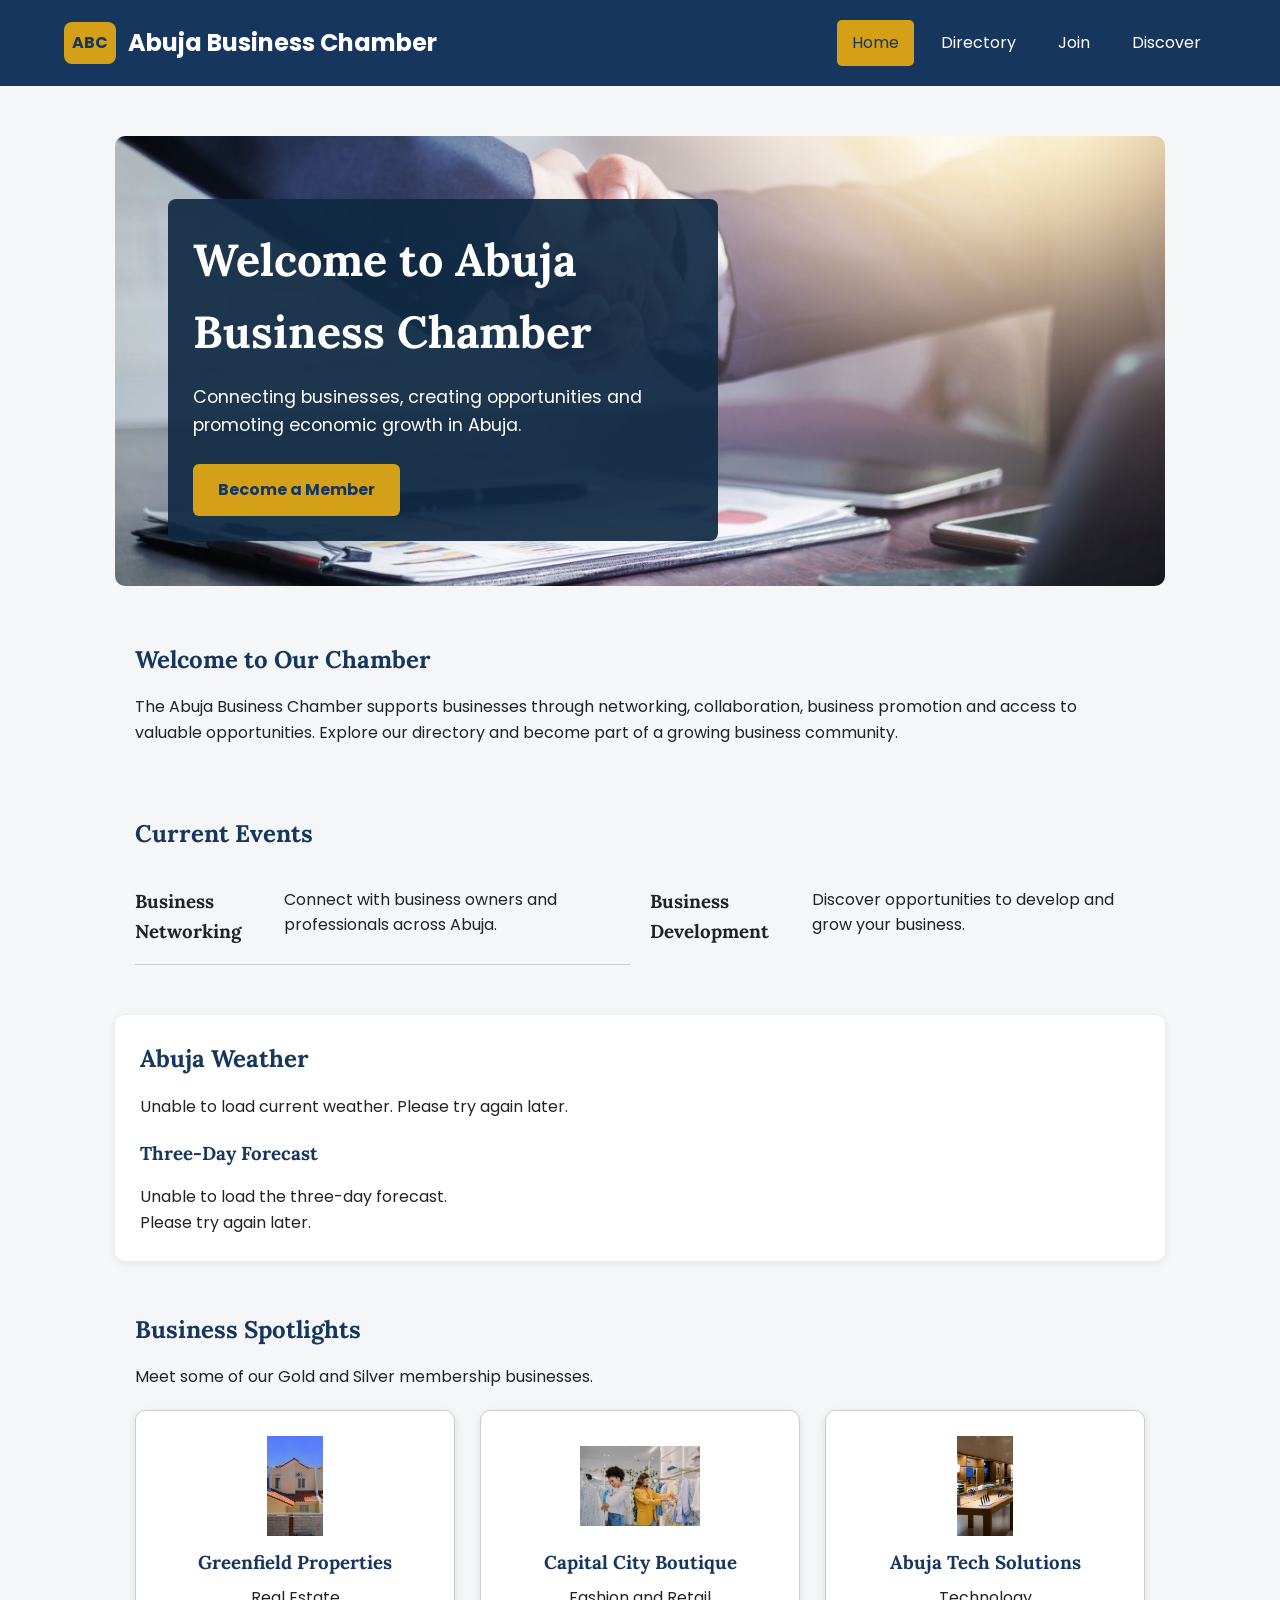
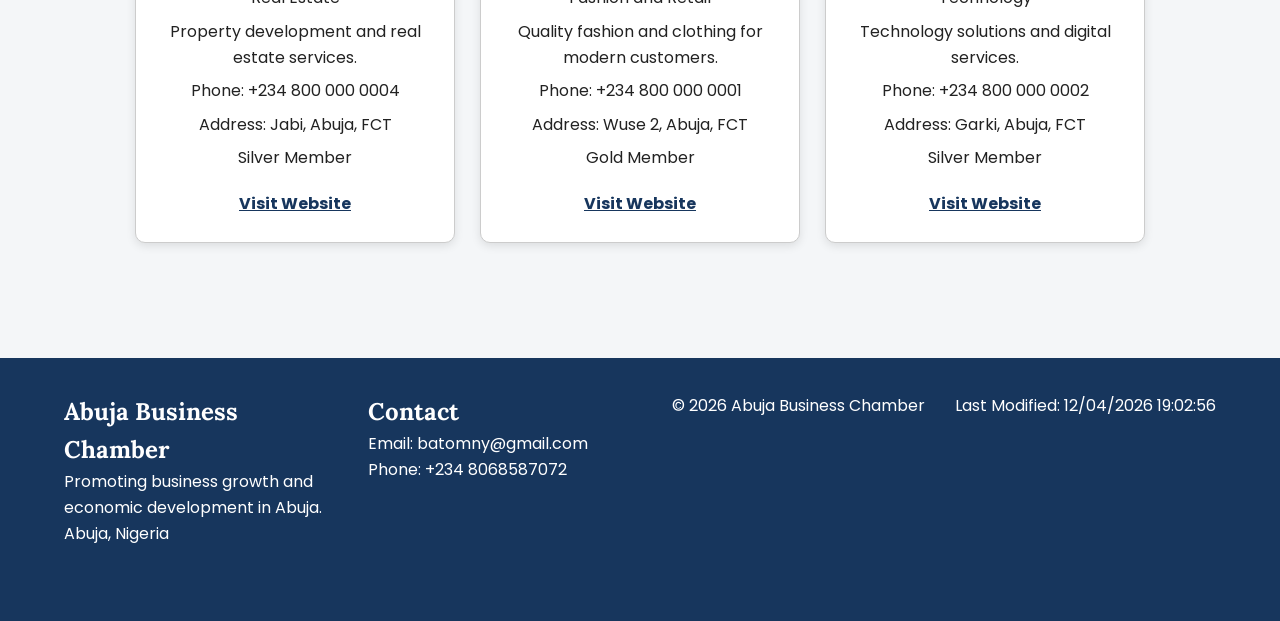
<file: chamber/index.html>
<!DOCTYPE html>
<html lang="en">
<head>
    <meta charset="UTF-8">
    <meta name="viewport" content="width=device-width, initial-scale=1.0">

    <meta name="description" content="Discover businesses, events, weather updates and networking opportunities with the Abuja Business Chamber.">
    <meta name="author" content="Batombari Nyienakuna">

    <meta property="og:title" content="Abuja Business Chamber | Home">
    <meta property="og:description" content="Connect with businesses and discover opportunities in Abuja through the Abuja Business Chamber.">
    <meta property="og:type" content="website">
    <meta property="og:url" content="https://batombariSystems.github.io/wdd231/chamber/">
    <meta property="og:image" content="https://batombariSystems.github.io/wdd231/chamber/images/abuja-hero.jpg">

    <title>Abuja Business Chamber | Home</title>
    <!-- Google Fonts -->
    <link rel="preconnect" href="https://fonts.googleapis.com">
    <link rel="preconnect" href="https://fonts.gstatic.com" crossorigin>
    <link href="https://fonts.googleapis.com/css2?family=Lora:wght@400;700&family=Poppins:wght@400;500;600;700&display=swap" rel="stylesheet">

    <link rel="icon" href="images/favicon.svg" type="image/svg+xml">
    <link rel="stylesheet" href="styles/normalize.css">
    <link rel="stylesheet" href="styles/small.css">
    <link rel="stylesheet" href="styles/larger.css">

    <script src="scripts/home.js" defer></script>
</head>

<body>
    <header>
        <div class="logo">
            <div class="logo-mark">ABC</div>
            <p>Abuja Business Chamber</p>
        </div>

        <button
            id="menu-button"
            aria-label="Open navigation menu"
            aria-expanded="false"
            aria-controls="navigation"
            type="button">
            ☰
        </button>

        <nav id="navigation" aria-label="Main navigation">
            <a href="index.html" class="active" aria-current="page">Home</a>
            <a href="directory.html">Directory</a>
            <a href="join.html">Join</a>
            <a href="discover.html">Discover</a>
        </nav>
    </header>

    <main>
        <section class="hero">
            <img
                src="images/abuja-hero.jpg"
                alt="Abuja city skyline"
                fetchpriority="high">

            <div class="hero-content">
                <h1>Welcome to Abuja Business Chamber</h1>
                <p>Connecting businesses, creating opportunities and promoting economic growth in Abuja.</p>
                <a href="join.html" class="hero-button">Become a Member</a>
            </div>
        </section>

        <section class="home-section">
            <h2>Welcome to Our Chamber</h2>
            <p>
                The Abuja Business Chamber supports businesses through networking,
                collaboration, business promotion and access to valuable opportunities.
                Explore our directory and become part of a growing business community.
            </p>
        </section>

        <section class="home-section">
            <h2>Current Events</h2>
            <div class="events-container">
                <article class="event-card">
                    <h3>Business Networking</h3>
                    <p>Connect with business owners and professionals across Abuja.</p>
                </article>

                <article class="event-card">
                    <h3>Business Development</h3>
                    <p>Discover opportunities to develop and grow your business.</p>
                </article>
            </div>
        </section>

        <section class="home-section weather-section">
            <h2>Abuja Weather</h2>

            <div id="weather-current" aria-live="polite">
                <p>Loading current weather...</p>
            </div>

            <h3>Three-Day Forecast</h3>

            <div id="weather-forecast" aria-live="polite">
                <p>Loading forecast...</p>
            </div>
        </section>

        <section class="home-section">
            <h2>Business Spotlights</h2>
            <p>Meet some of our Gold and Silver membership businesses.</p>

            <div
                id="spotlight-container"
                class="spotlight-container"
                aria-live="polite">
                <p>Loading business spotlights...</p>
            </div>
        </section>
    </main>

    <footer>
        <div class="footer-content">
            <div>
                <h2>Abuja Business Chamber</h2>
                <p>Promoting business growth and economic development in Abuja.</p>
                <p>Abuja, Nigeria</p>
            </div>

            <div>
                <h2>Contact</h2>
                <p>Email: batomny@gmail.com</p>
                <p>Phone: +234 8068587072</p>
            </div>
        </div>

        <p>
            &copy; <span id="currentyear"></span>
            Abuja Business Chamber
        </p>
        <p>Last Modified: <span id="lastmodified"></span></p>
    </footer>
</body>
</html>
</file>
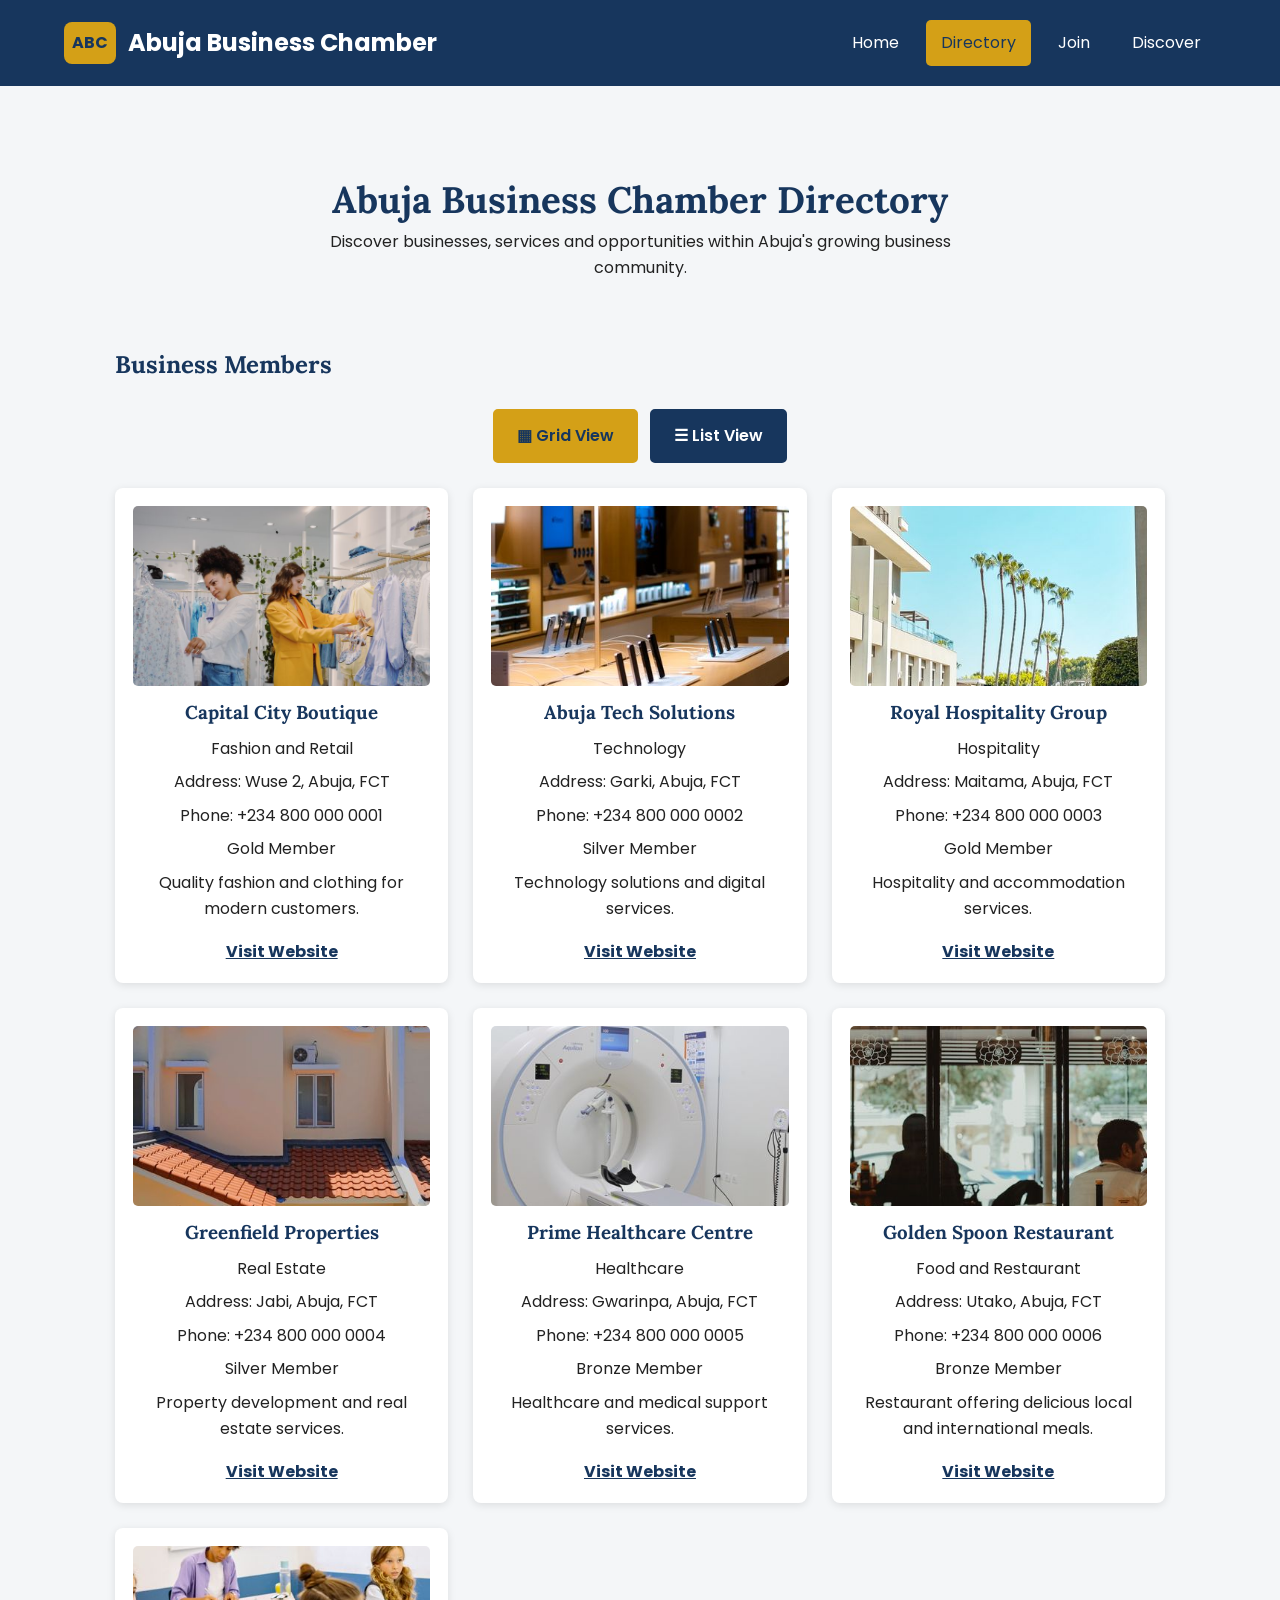
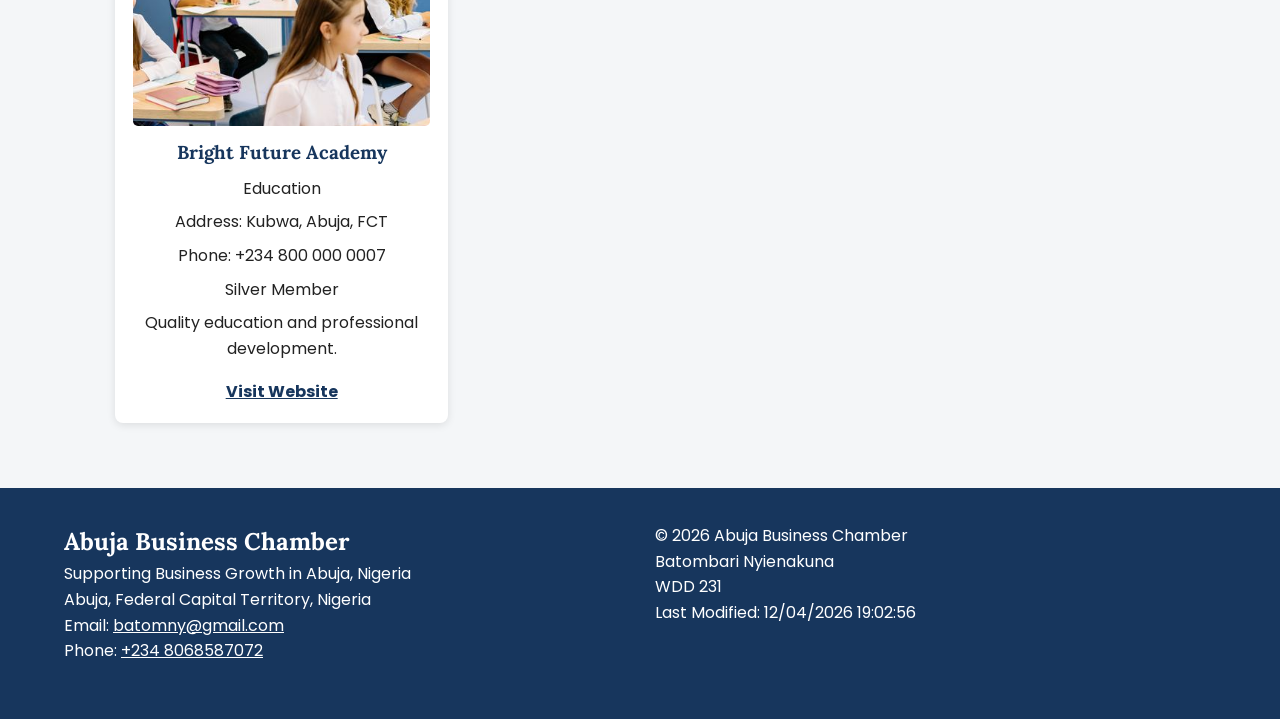
<file: chamber/directory.html>
<!DOCTYPE html>
<html lang="en">
<head>
    <meta charset="UTF-8">
    <meta name="viewport" content="width=device-width, initial-scale=1.0">

    <meta name="description" content="Explore the Abuja Business Chamber directory. Discover local businesses, services, networking opportunities and business resources in Abuja, Nigeria.">

    <meta name="author" content="Batombari Nyienakuna">

    <!-- Social Media Metadata -->
    <meta property="og:title" content="Abuja Business Chamber | Business Directory">
    <meta property="og:description" content="Discover businesses, services and networking opportunities in Abuja, Nigeria.">
    <meta property="og:image" content="https://batombariSystems.github.io/wdd231/chamber/images/business1.jpg">
    <meta property="og:url" content="https://batombariSystems.github.io/wdd231/chamber/directory.html">
    <meta property="og:type" content="website">

    <title>Abuja Business Chamber Directory</title>

    <!-- Favicon -->
    <link rel="icon" href="images/favicon.svg" type="image/svg+xml">

    <!-- Google Fonts -->
    <link rel="preconnect" href="https://fonts.googleapis.com">
    <link rel="preconnect" href="https://fonts.gstatic.com" crossorigin>
    <link href="https://fonts.googleapis.com/css2?family=Lora:wght@400;700&family=Poppins:wght@400;500;600;700&display=swap" rel="stylesheet">

    <!-- CSS Files -->
    <link rel="stylesheet" href="styles/normalize.css">
    <link rel="stylesheet" href="styles/small.css">
    <link rel="stylesheet" href="styles/larger.css">

    <!-- JavaScript -->
    <script src="scripts/directory.js" defer></script>
</head>

<body>

    <!-- Header -->
    <header>

        <div class="logo">
            <div class="logo-mark">ABC</div>
            <p>Abuja Business Chamber</p>
        </div>

        <!-- Mobile Navigation Button -->
        <button
            id="menu-button"
            aria-label="Open navigation menu"
            aria-expanded="false"
            aria-controls="navigation"
            type="button">
            ☰
        </button>

        <!-- Navigation -->
        <nav id="navigation" aria-label="Main navigation">

            <a href="index.html">Home</a>

            <a href="directory.html"
               class="active"
               aria-current="page">
                Directory
            </a>

            <a href="join.html">Join</a>

            <a href="discover.html">Discover</a>

        </nav>

    </header>

    <!-- Main Content -->
    <main>

        <!-- Main Page Heading -->
        <section class="page-heading">

            <h1>Abuja Business Chamber Directory</h1>

            <p>
                Discover businesses, services and opportunities
                within Abuja's growing business community.
            </p>

        </section>

        <!-- Directory Section -->
        <section class="directory-section">

            <h2>Business Members</h2>

            <!-- Grid and List View Controls -->
            <div
                class="view-buttons"
                role="group"
                aria-label="Choose directory layout">

                <button
                    id="grid-button"
                    type="button"
                    aria-pressed="true"
                    aria-controls="members">
                    ▦ Grid View
                </button>

                <button
                    id="list-button"
                    type="button"
                    aria-pressed="false"
                    aria-controls="members">
                    ☰ List View
                </button>

            </div>

            <!-- Business Members Loaded from JSON -->
            <div
                id="members"
                class="grid-view"
                aria-live="polite">

                <p>Loading business members...</p>

            </div>

        </section>

    </main>

    <!-- Footer -->
    <footer>

        <div class="footer-contact">

            <h2>Abuja Business Chamber</h2>

            <p>Supporting Business Growth in Abuja, Nigeria</p>

            <p>Abuja, Federal Capital Territory, Nigeria</p>

            <p>
                Email:
                <a href="mailto:batomny@gmail.com">
                    batomny@gmail.com
                </a>
            </p>

            <p>
                Phone:
                <a href="tel:+2348068587072">
                    +234 8068587072
                </a>
            </p>

        </div>

        <div class="footer-development">

            <p>
                &copy; <span id="currentyear"></span>
                Abuja Business Chamber
            </p>

            <p>Batombari Nyienakuna</p>

            <p>WDD 231</p>

            <p>
                Last Modified:
                <span id="lastmodified"></span>
            </p>

        </div>

    </footer>

</body>
</html>
</file>
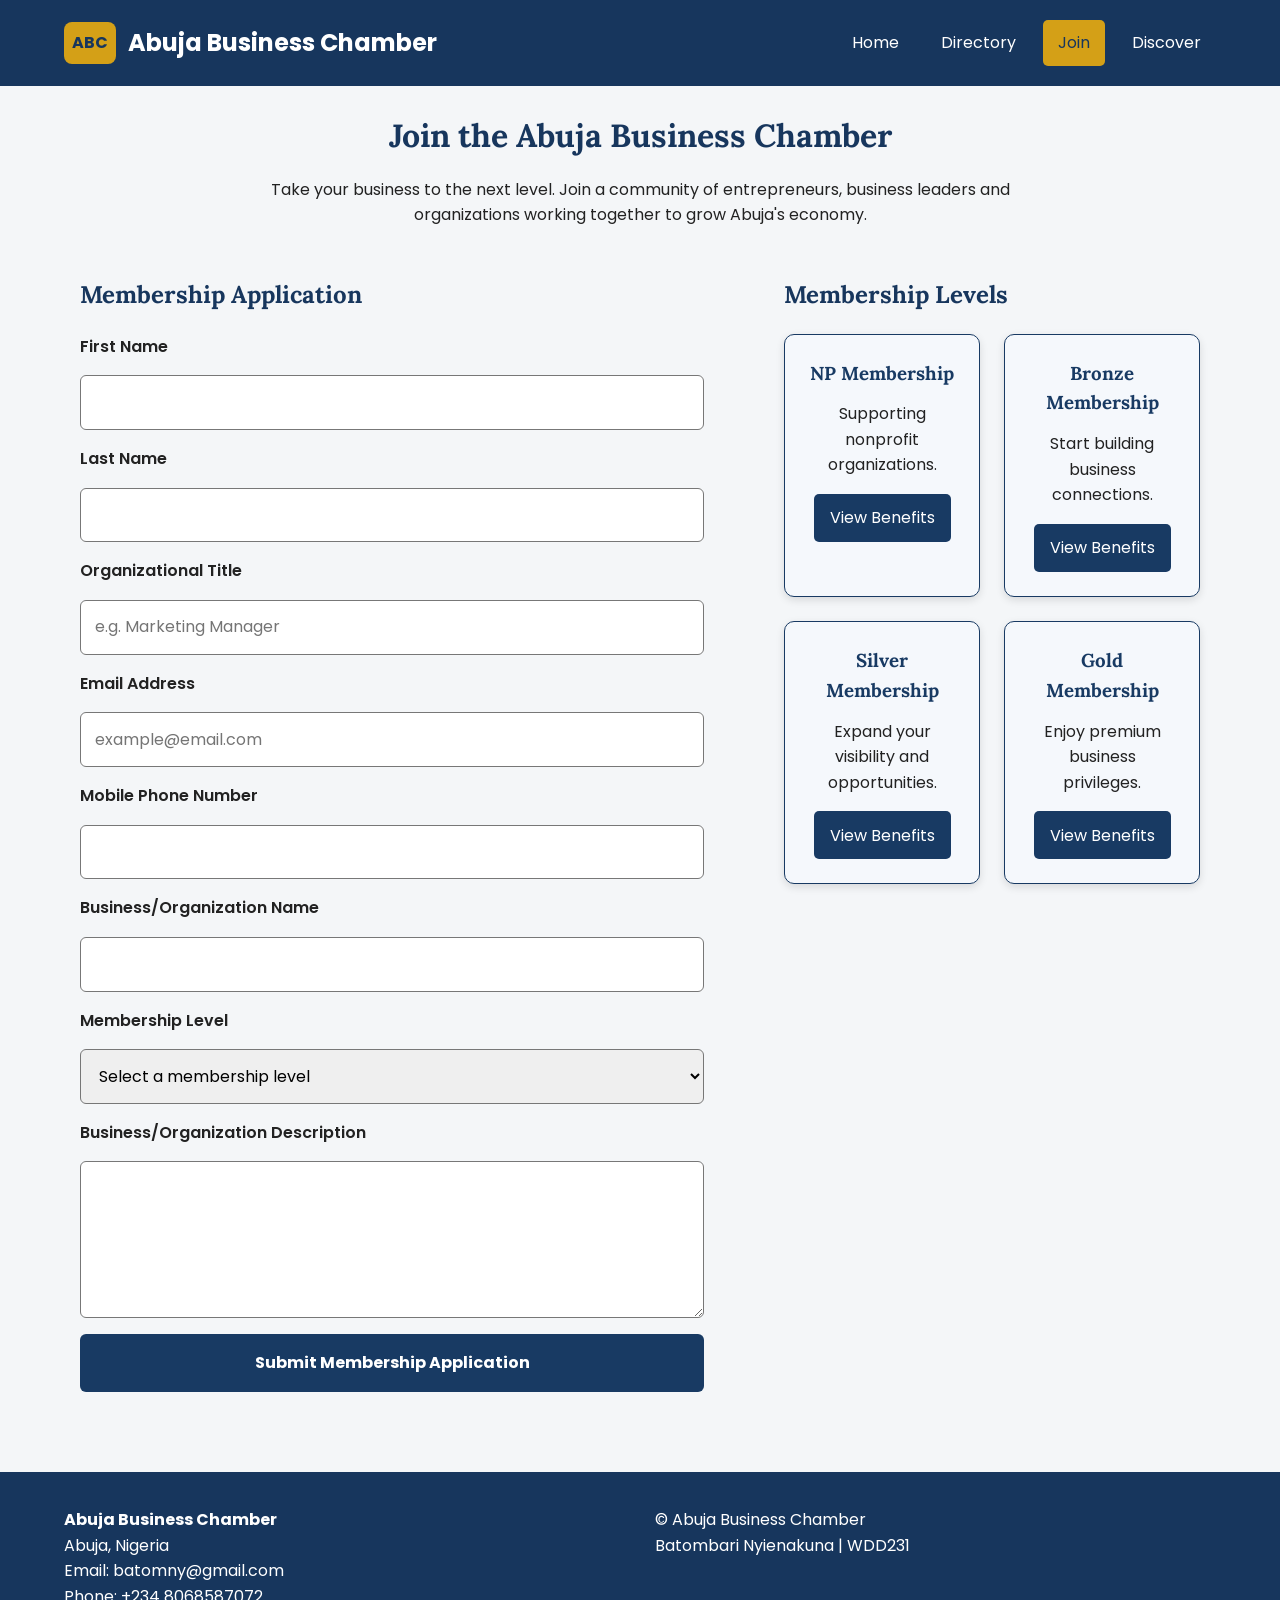
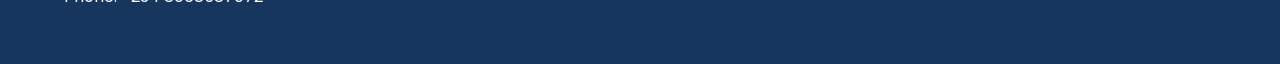
<file: chamber/join.html>
<!DOCTYPE html>
<html lang="en">
<head>
    <meta charset="UTF-8">
    <meta name="viewport" content="width=device-width, initial-scale=1.0">

    <meta name="description" content="Apply to join the Abuja Business Chamber and discover membership opportunities, benefits and business networking resources.">
    <meta name="author" content="Batombari Nyienakuna">

    <!-- Open Graph -->
    <meta property="og:title" content="Join Abuja Business Chamber">
    <meta property="og:description" content="Become a member of the Abuja Business Chamber and grow your business.">
    <meta property="og:url" content="https://batombariSystems.github.io/wdd231/chamber/join.html">
    <meta property="og:image" content="https://batombariSystems.github.io/wdd231/chamber/images/chamber-preview.jpg">
    <meta property="og:image:width" content="1200">
    <meta property="og:image:height" content="630">
    <meta property="og:type" content="website">

    <title>Join Abuja Business Chamber</title>

    <link rel="icon" href="images/favicon.svg">

    <!-- Google Fonts -->
    <link rel="preconnect" href="https://fonts.googleapis.com">
    <link rel="preconnect" href="https://fonts.gstatic.com" crossorigin>
    <link href="https://fonts.googleapis.com/css2?family=Lora:wght@400;700&family=Poppins:wght@400;500;600;700&display=swap" rel="stylesheet">

    <!-- Stylesheets -->
    <link rel="stylesheet" href="styles/normalize.css">
    <link rel="stylesheet" href="styles/small.css">
    <link rel="stylesheet" href="styles/larger.css">
    <link rel="stylesheet" href="styles/join.css">

    <!-- JavaScript -->
    <script src="scripts/join.js" defer></script>
</head>

<body>

    <!-- Header -->
    <header>
        <div class="logo">
            <div class="logo-mark">ABC</div>
            <p>Abuja Business Chamber</p>
        </div>

        <button
            id="menu-button"
            aria-label="Open navigation menu"
            aria-expanded="false"
            aria-controls="navigation"
            type="button">
            ☰
        </button>

        <nav id="navigation" aria-label="Main navigation">
            <a href="index.html">Home</a>
            <a href="directory.html">Directory</a>
            <a href="join.html" class="active" aria-current="page">Join</a>
            <a href="discover.html">Discover</a>
        </nav>
    </header>

    <!-- Main Content -->
    <main class="join-main">

        <h1>Join the Abuja Business Chamber</h1>

        <p class="join-intro">
            Take your business to the next level. Join a community of
            entrepreneurs, business leaders and organizations working
            together to grow Abuja's economy.
        </p>

        <div class="join-layout">

            <!-- Membership Application Form -->
            <section class="form-section">
                <h2>Membership Application</h2>

                <form method="get" action="thankyou.html">

                    <label for="firstName">First Name</label>
                    <input
                        type="text"
                        id="firstName"
                        name="firstName"
                        title="Enter your first name"
                        autocomplete="given-name"
                        required>

                    <label for="lastName">Last Name</label>
                    <input
                        type="text"
                        id="lastName"
                        name="lastName"
                        title="Enter your last name"
                        autocomplete="family-name"
                        required>

                    <label for="organizationTitle">Organizational Title</label>
                    <input
                        type="text"
                        id="organizationTitle"
                        name="organizationTitle"
                        title="Enter your organizational title using at least seven letters, spaces or hyphens"
                        autocomplete="organization-title"
                        pattern="[A-Za-z -]{7,}"
                        placeholder="e.g. Marketing Manager">

                    <label for="email">Email Address</label>
                    <input
                        type="email"
                        id="email"
                        name="email"
                        title="Enter a valid email address"
                        autocomplete="email"
                        placeholder="example@email.com"
                        required>

                    <label for="phone">Mobile Phone Number</label>
                    <input
                        type="tel"
                        id="phone"
                        name="phone"
                        title="Enter your mobile phone number"
                        autocomplete="tel"
                        required>

                    <label for="organization">Business/Organization Name</label>
                    <input
                        type="text"
                        id="organization"
                        name="organization"
                        title="Enter your business or organization name"
                        autocomplete="organization"
                        required>

                    <label for="membership">Membership Level</label>
                    <select
                        id="membership"
                        name="membership"
                        title="Select a membership level"
                        required>
                        <option value="" disabled selected>Select a membership level</option>
                        <option value="np">NP Membership</option>
                        <option value="bronze">Bronze Membership</option>
                        <option value="silver">Silver Membership</option>
                        <option value="gold">Gold Membership</option>
                    </select>

                    <label for="description">Business/Organization Description</label>
                    <textarea
                        id="description"
                        name="description"
                        title="Describe your business or organization"
                        rows="5"></textarea>

                    <input type="hidden" name="timestamp" id="timestamp">

                    <input type="submit" value="Submit Membership Application">

                </form>
            </section>

            <!-- Membership Cards -->
            <section class="membership-section">
                <h2>Membership Levels</h2>

                <div class="membership-cards">

                    <article class="membership-card np-card">
                        <h3>NP Membership</h3>
                        <p>Supporting nonprofit organizations.</p>
                        <a href="#np-modal" class="modal-link" data-modal="np-modal">
                            View Benefits
                        </a>
                    </article>

                    <article class="membership-card bronze-card">
                        <h3>Bronze Membership</h3>
                        <p>Start building business connections.</p>
                        <a href="#bronze-modal" class="modal-link" data-modal="bronze-modal">
                            View Benefits
                        </a>
                    </article>

                    <article class="membership-card silver-card">
                        <h3>Silver Membership</h3>
                        <p>Expand your visibility and opportunities.</p>
                        <a href="#silver-modal" class="modal-link" data-modal="silver-modal">
                            View Benefits
                        </a>
                    </article>

                    <article class="membership-card gold-card">
                        <h3>Gold Membership</h3>
                        <p>Enjoy premium business privileges.</p>
                        <a href="#gold-modal" class="modal-link" data-modal="gold-modal">
                            View Benefits
                        </a>
                    </article>

                </div>
            </section>

        </div>

        <!-- NP Membership Dialog -->
        <dialog id="np-modal">
            <div class="modal-content">
                <h2>NP Membership Benefits</h2>
                <ul>
                    <li>Free membership for nonprofit organizations.</li>
                    <li>Business directory listing.</li>
                    <li>Access to selected chamber events.</li>
                    <li>Community networking opportunities.</li>
                    <li>Access to nonprofit community resources.</li>
                </ul>
                <button class="close-modal" type="button">Close</button>
            </div>
        </dialog>

        <!-- Bronze Membership Dialog -->
        <dialog id="bronze-modal">
            <div class="modal-content">
                <h2>Bronze Membership Benefits</h2>
                <ul>
                    <li>Basic business directory listing.</li>
                    <li>Access to networking events.</li>
                    <li>Business newsletters and updates.</li>
                    <li>Participation in selected workshops.</li>
                    <li>Member announcements.</li>
                </ul>
                <button class="close-modal" type="button">Close</button>
            </div>
        </dialog>

        <!-- Silver Membership Dialog -->
        <dialog id="silver-modal">
            <div class="modal-content">
                <h2>Silver Membership Benefits</h2>
                <ul>
                    <li>Enhanced business directory listing.</li>
                    <li>Discounted chamber event participation.</li>
                    <li>Business training and workshops.</li>
                    <li>Social media business promotion.</li>
                    <li>Access to additional networking events.</li>
                </ul>
                <button class="close-modal" type="button">Close</button>
            </div>
        </dialog>

        <!-- Gold Membership Dialog -->
        <dialog id="gold-modal">
            <div class="modal-content">
                <h2>Gold Membership Benefits</h2>
                <ul>
                    <li>Premium business directory listing.</li>
                    <li>Business spotlight on the chamber homepage.</li>
                    <li>Priority event sponsorship opportunities.</li>
                    <li>Premium advertising opportunities.</li>
                    <li>Priority access to training and events.</li>
                    <li>Exclusive networking opportunities.</li>
                </ul>
                <button class="close-modal" type="button">Close</button>
            </div>
        </dialog>

    </main>

    <!-- Footer -->
    <footer>
        <div class="footer-contact">
            <p><strong>Abuja Business Chamber</strong></p>
            <p>Abuja, Nigeria</p>
            <p>Email: batomny@gmail.com</p>
            <p>Phone: +234 8068587072</p>
        </div>

        <div class="footer-development">
            <p>&copy; <span id="currentyear"></span> Abuja Business Chamber</p>
            <p>Batombari Nyienakuna | WDD231</p>
            <p id="lastModified"></p>
        </div>
    </footer>

</body>
</html>
</file>
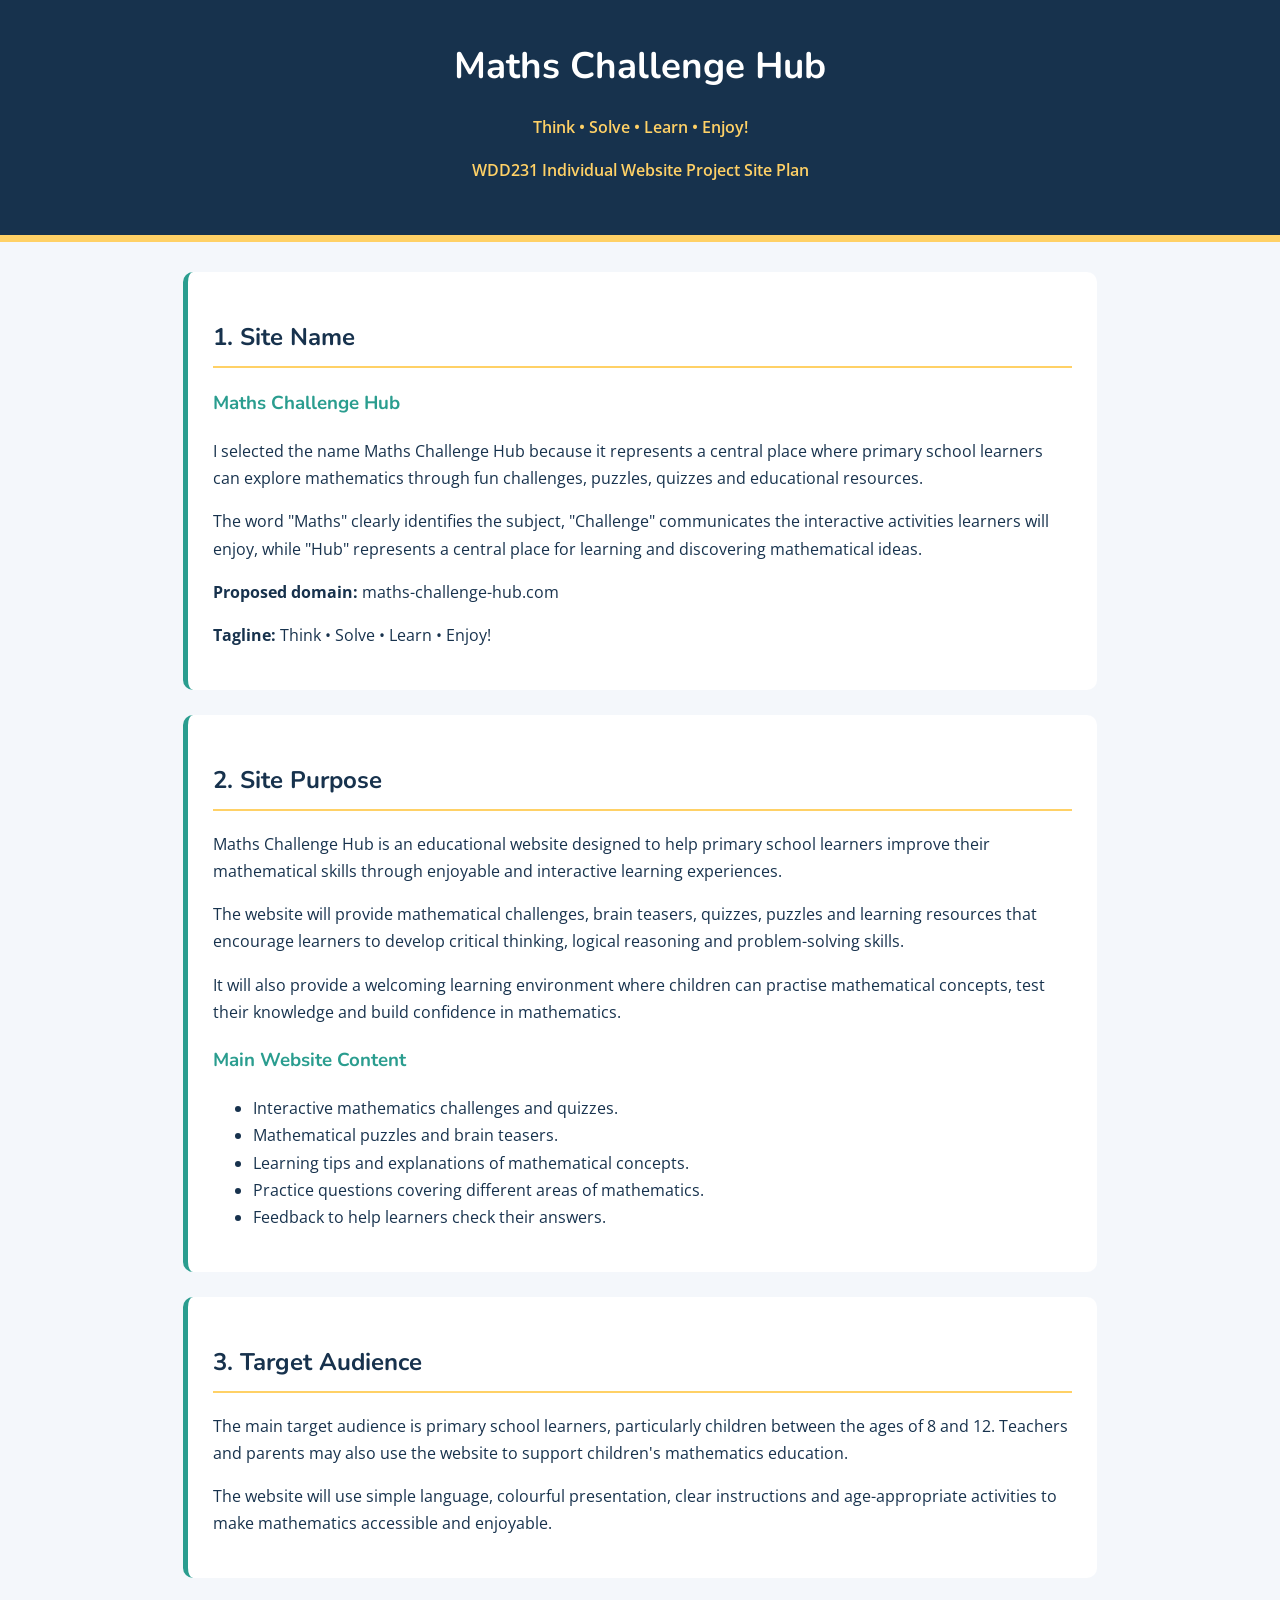
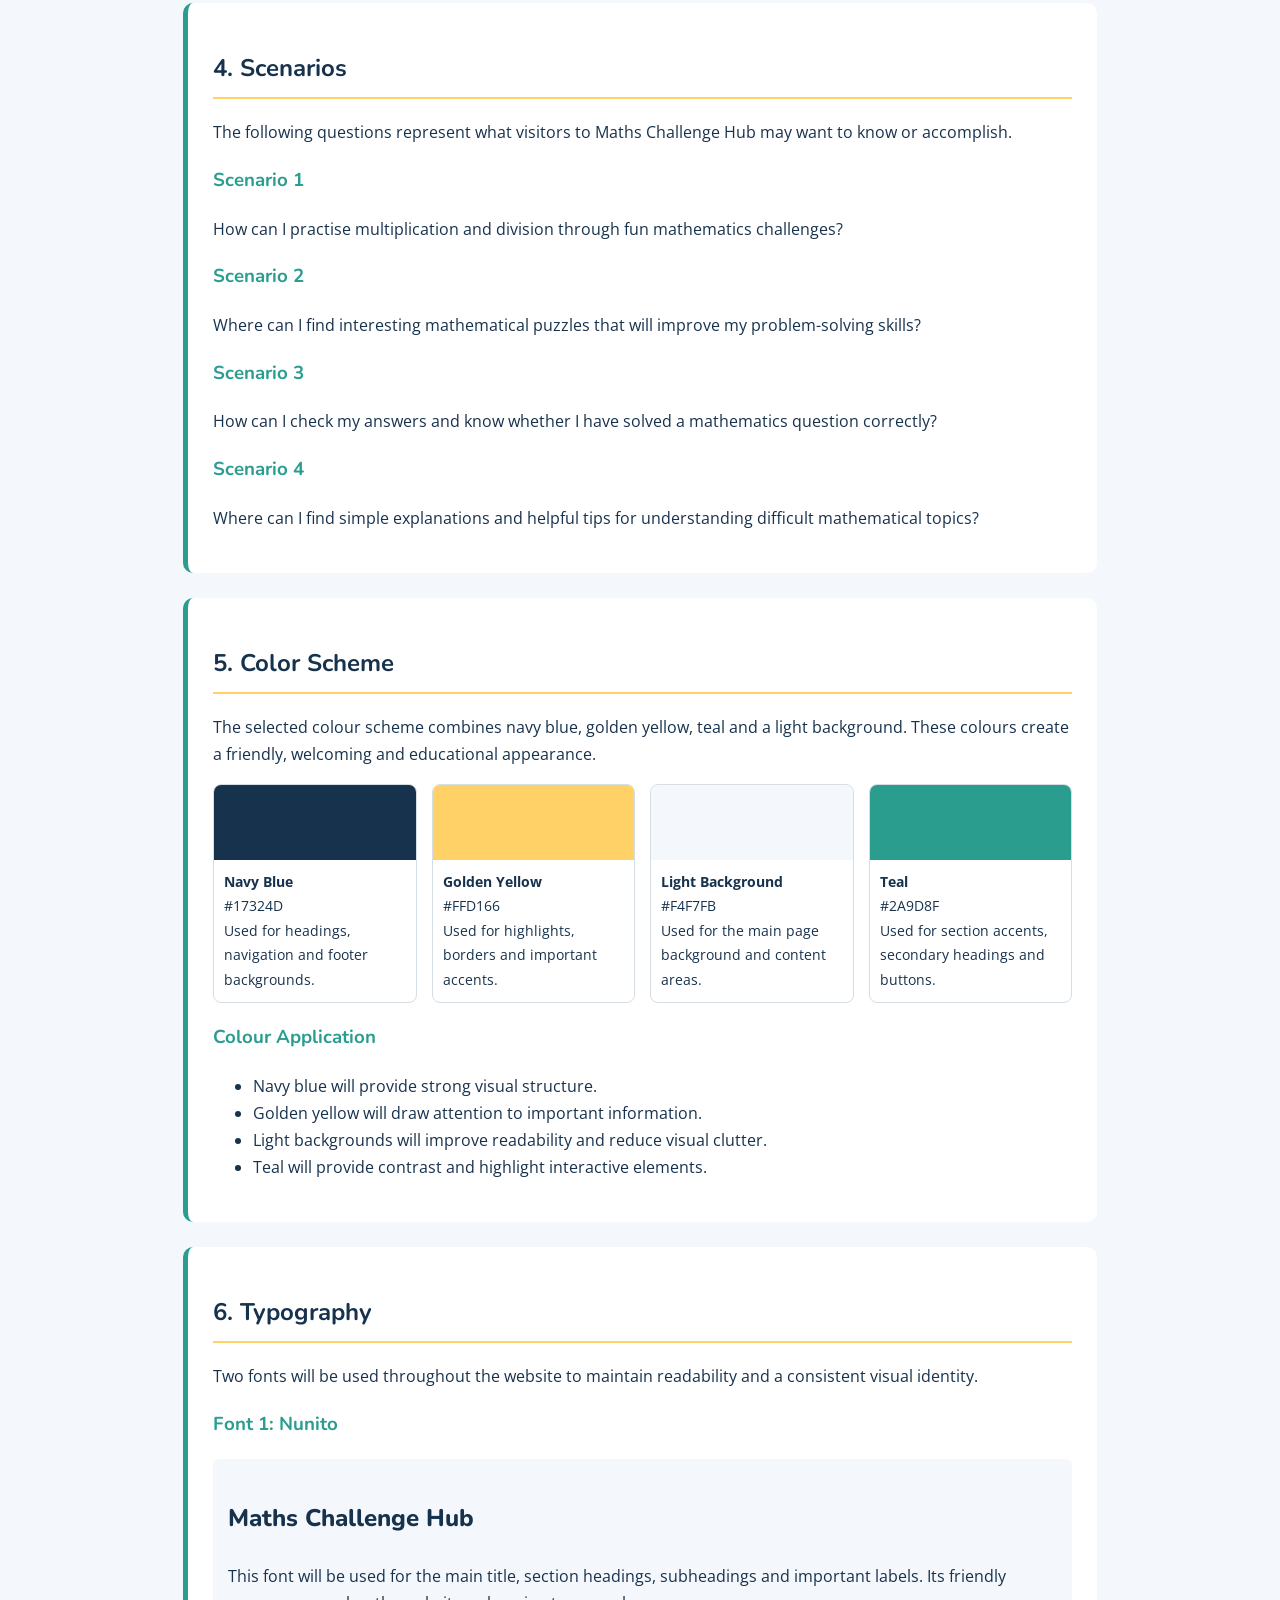
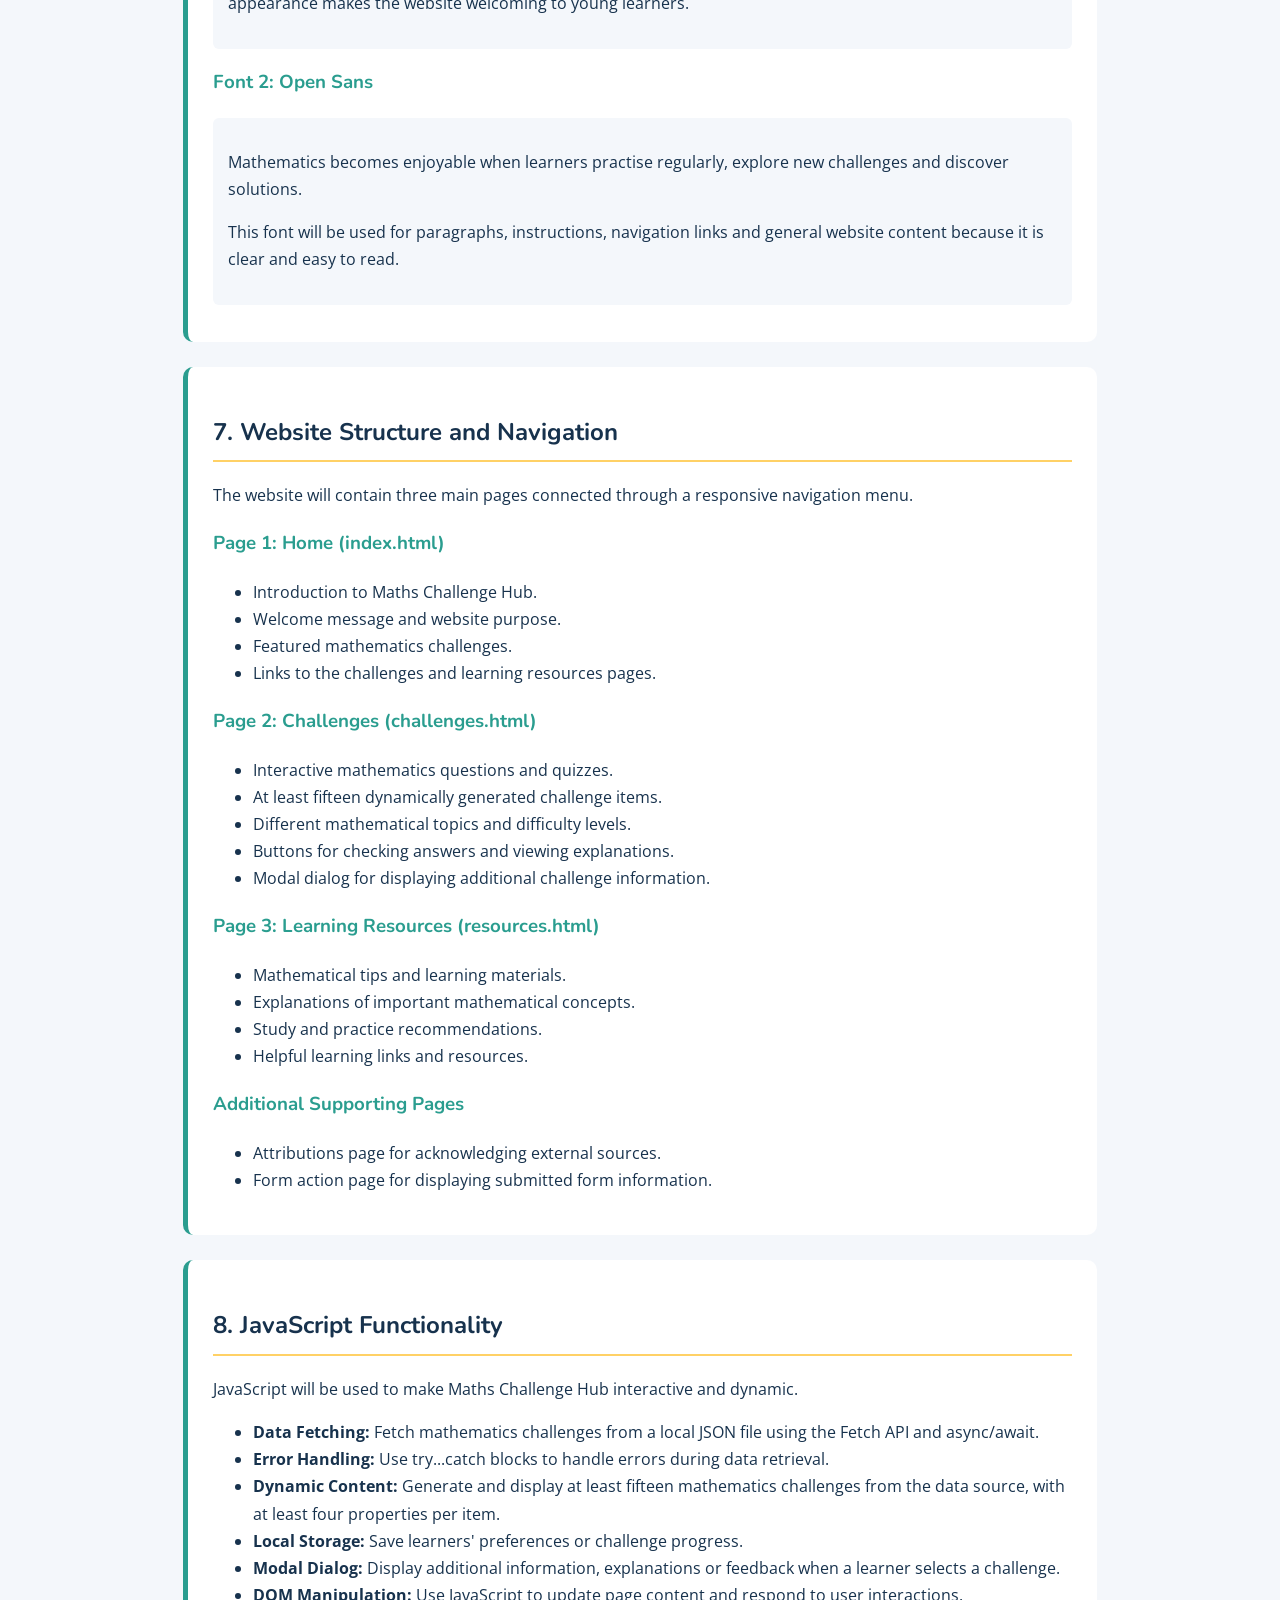
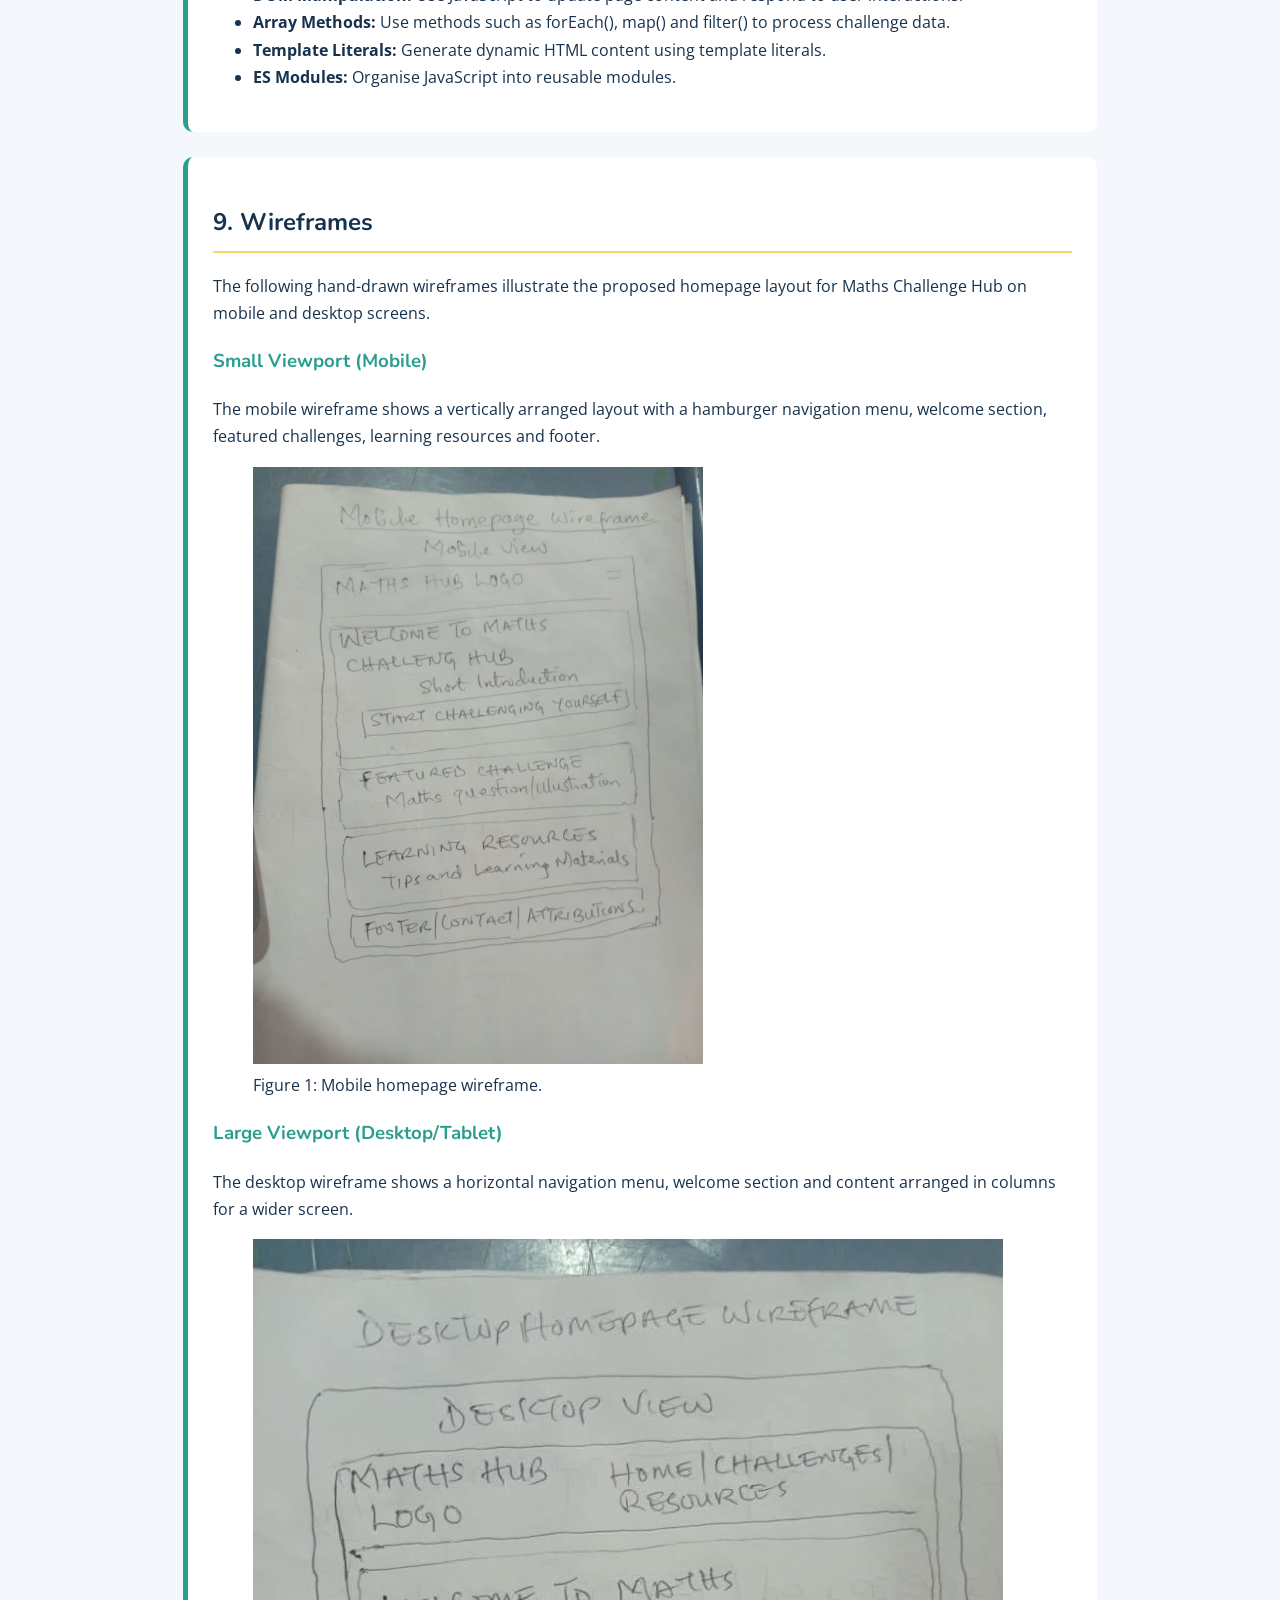
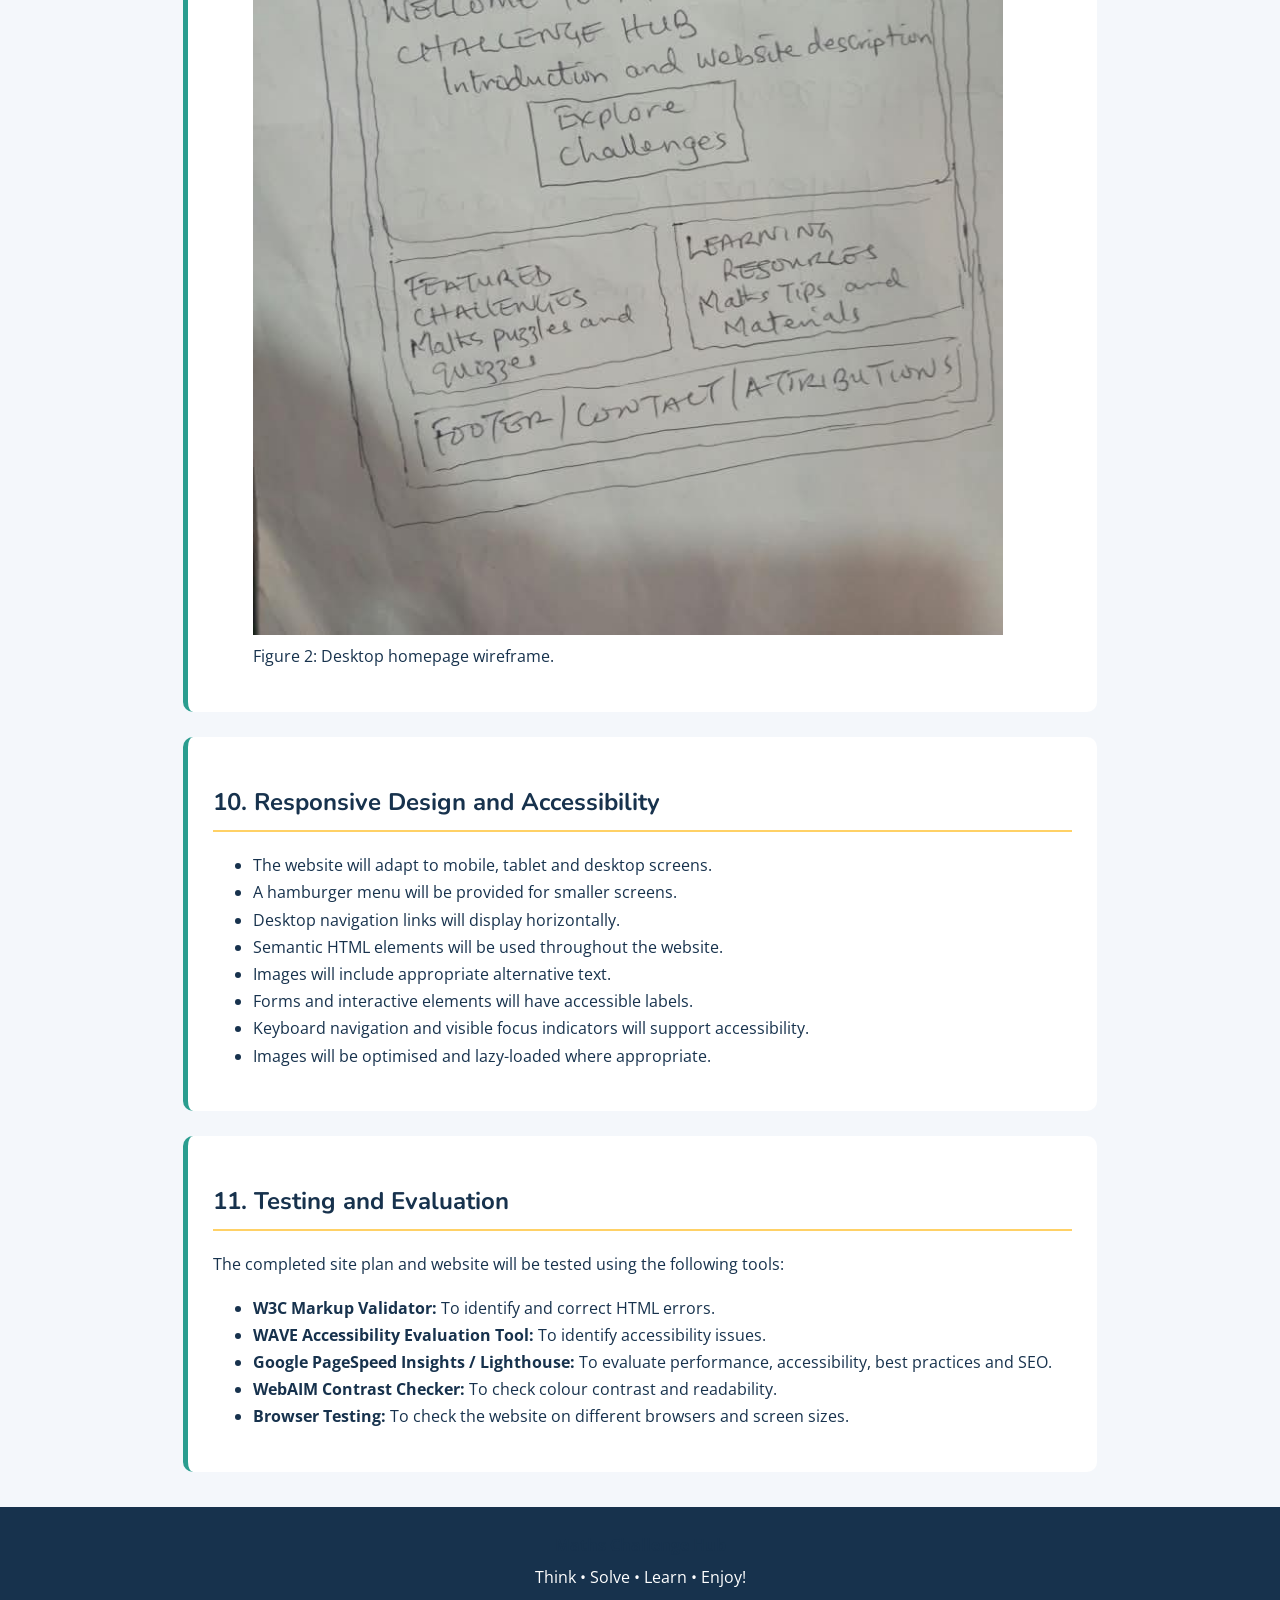
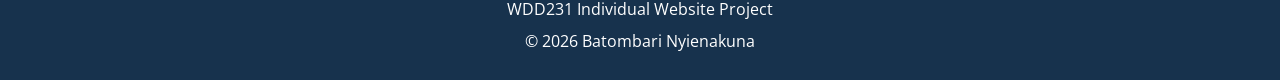
<file: chamber/finalproject/siteplan.html>
<!DOCTYPE html>
<html lang="en">
<head>
    <meta charset="UTF-8">
    <meta name="viewport" content="width=device-width, initial-scale=1.0">

    <meta name="description" content="Site plan for Maths Challenge Hub, an interactive mathematics learning website for primary school learners.">
    <meta name="author" content="Batombari Nyienakuna">

    <title>Maths Challenge Hub | Website Site Plan</title>

    <link rel="preconnect" href="https://fonts.googleapis.com">
    <link rel="preconnect" href="https://fonts.gstatic.com" crossorigin>
    <link href="https://fonts.googleapis.com/css2?family=Nunito:wght@600;700;800&family=Open+Sans:wght@400;500;600&display=swap" rel="stylesheet">

    <style>
        :root {
            --navy: #17324D;
            --yellow: #FFD166;
            --background: #F4F7FB;
            --teal: #2A9D8F;
            --white: #FFFFFF;
        }

        * {
            box-sizing: border-box;
        }

        body {
            margin: 0;
            font-family: "Open Sans", sans-serif;
            background-color: var(--background);
            color: var(--navy);
            line-height: 1.7;
        }

        header {
            background-color: var(--navy);
            color: var(--white);
            text-align: center;
            padding: 35px 15px;
            border-bottom: 7px solid var(--yellow);
        }

        header h1 {
            font-family: "Nunito", sans-serif;
            font-size: 2.3rem;
            margin: 0;
        }

        header p {
            color: var(--yellow);
            font-weight: 600;
        }

        main {
            max-width: 950px;
            margin: 30px auto;
            padding: 0 18px;
        }

        section {
            background-color: var(--white);
            padding: 25px;
            margin-bottom: 25px;
            border-radius: 10px;
            border-left: 5px solid var(--teal);
        }

        h2 {
            font-family: "Nunito", sans-serif;
            color: var(--navy);
            border-bottom: 2px solid var(--yellow);
            padding-bottom: 8px;
        }

        h3 {
            font-family: "Nunito", sans-serif;
            color: var(--teal);
        }

        p, li {
            font-size: 1rem;
        }

        strong {
            color: var(--navy);
        }

        .color-palette {
            display: grid;
            grid-template-columns: repeat(auto-fit, minmax(150px, 1fr));
            gap: 15px;
        }

        .color-box {
            border: 1px solid #D5DDE5;
            border-radius: 8px;
            overflow: hidden;
        }

        .swatch {
            height: 75px;
        }

        .color-info {
            padding: 10px;
            font-size: 0.9rem;
        }

        .font-example {
            padding: 15px;
            margin: 12px 0;
            background-color: var(--background);
            border-radius: 6px;
        }

        .heading-font {
            font-family: "Nunito", sans-serif;
            font-weight: 800;
            font-size: 1.5rem;
        }

        .body-font {
            font-family: "Open Sans", sans-serif;
        }

        .wireframe-note {
            padding: 15px;
            border: 2px dashed var(--teal);
            border-radius: 8px;
            background-color: var(--background);
        }

        footer {
            background-color: var(--navy);
            color: var(--white);
            text-align: center;
            padding: 20px;
            margin-top: 35px;
        }

        footer p {
            margin: 5px;
        }

        @media screen and (max-width: 600px) {
            header h1 {
                font-size: 1.8rem;
            }

            section {
                padding: 18px;
            }

            main {
                padding: 0 12px;
            }
        }
    </style>
</head>

<body>

<header>
    <h1>Maths Challenge Hub</h1>
    <p>Think • Solve • Learn • Enjoy!</p>
    <p>WDD231 Individual Website Project Site Plan</p>
</header>

<main>

    <section>
        <h2>1. Site Name</h2>

        <h3>Maths Challenge Hub</h3>

        <p>
            I selected the name Maths Challenge Hub because it represents
            a central place where primary school learners can explore
            mathematics through fun challenges, puzzles, quizzes and
            educational resources.
        </p>

        <p>
            The word "Maths" clearly identifies the subject, "Challenge"
            communicates the interactive activities learners will enjoy,
            while "Hub" represents a central place for learning and
            discovering mathematical ideas.
        </p>

        <p><strong>Proposed domain:</strong> maths-challenge-hub.com</p>
        <p><strong>Tagline:</strong> Think • Solve • Learn • Enjoy!</p>
    </section>

    <section>
        <h2>2. Site Purpose</h2>

        <p>
            Maths Challenge Hub is an educational website designed to help
            primary school learners improve their mathematical skills
            through enjoyable and interactive learning experiences.
        </p>

        <p>
            The website will provide mathematical challenges, brain teasers,
            quizzes, puzzles and learning resources that encourage learners
            to develop critical thinking, logical reasoning and
            problem-solving skills.
        </p>

        <p>
            It will also provide a welcoming learning environment where
            children can practise mathematical concepts, test their
            knowledge and build confidence in mathematics.
        </p>

        <h3>Main Website Content</h3>

        <ul>
            <li>Interactive mathematics challenges and quizzes.</li>
            <li>Mathematical puzzles and brain teasers.</li>
            <li>Learning tips and explanations of mathematical concepts.</li>
            <li>Practice questions covering different areas of mathematics.</li>
            <li>Feedback to help learners check their answers.</li>
        </ul>
    </section>

    <section>
        <h2>3. Target Audience</h2>

        <p>
            The main target audience is primary school learners, particularly
            children between the ages of 8 and 12. Teachers and parents
            may also use the website to support children's mathematics
            education.
        </p>

        <p>
            The website will use simple language, colourful presentation,
            clear instructions and age-appropriate activities to make
            mathematics accessible and enjoyable.
        </p>
    </section>

    <section>
        <h2>4. Scenarios</h2>

        <p>
            The following questions represent what visitors to Maths
            Challenge Hub may want to know or accomplish.
        </p>

        <h3>Scenario 1</h3>
        <p>
            How can I practise multiplication and division through fun
            mathematics challenges?
        </p>

        <h3>Scenario 2</h3>
        <p>
            Where can I find interesting mathematical puzzles that will
            improve my problem-solving skills?
        </p>

        <h3>Scenario 3</h3>
        <p>
            How can I check my answers and know whether I have solved
            a mathematics question correctly?
        </p>

        <h3>Scenario 4</h3>
        <p>
            Where can I find simple explanations and helpful tips for
            understanding difficult mathematical topics?
        </p>
    </section>

    <section>
        <h2>5. Color Scheme</h2>

        <p>
            The selected colour scheme combines navy blue, golden yellow,
            teal and a light background. These colours create a friendly,
            welcoming and educational appearance.
        </p>

        <div class="color-palette">

            <div class="color-box">
                <div class="swatch" style="background-color: #17324D;"></div>
                <div class="color-info">
                    <strong>Navy Blue</strong><br>
                    #17324D<br>
                    Used for headings, navigation and footer backgrounds.
                </div>
            </div>

            <div class="color-box">
                <div class="swatch" style="background-color: #FFD166;"></div>
                <div class="color-info">
                    <strong>Golden Yellow</strong><br>
                    #FFD166<br>
                    Used for highlights, borders and important accents.
                </div>
            </div>

            <div class="color-box">
                <div class="swatch" style="background-color: #F4F7FB;"></div>
                <div class="color-info">
                    <strong>Light Background</strong><br>
                    #F4F7FB<br>
                    Used for the main page background and content areas.
                </div>
            </div>

            <div class="color-box">
                <div class="swatch" style="background-color: #2A9D8F;"></div>
                <div class="color-info">
                    <strong>Teal</strong><br>
                    #2A9D8F<br>
                    Used for section accents, secondary headings and buttons.
                </div>
            </div>

        </div>

        <h3>Colour Application</h3>

        <ul>
            <li>Navy blue will provide strong visual structure.</li>
            <li>Golden yellow will draw attention to important information.</li>
            <li>Light backgrounds will improve readability and reduce visual clutter.</li>
            <li>Teal will provide contrast and highlight interactive elements.</li>
        </ul>
    </section>

    <section>
        <h2>6. Typography</h2>

        <p>
            Two fonts will be used throughout the website to maintain
            readability and a consistent visual identity.
        </p>

        <h3>Font 1: Nunito</h3>

        <div class="font-example">
            <p class="heading-font">
                Maths Challenge Hub
            </p>
            <p>
                This font will be used for the main title, section headings,
                subheadings and important labels. Its friendly appearance
                makes the website welcoming to young learners.
            </p>
        </div>

        <h3>Font 2: Open Sans</h3>

        <div class="font-example">
            <p class="body-font">
                Mathematics becomes enjoyable when learners practise
                regularly, explore new challenges and discover solutions.
            </p>
            <p>
                This font will be used for paragraphs, instructions,
                navigation links and general website content because
                it is clear and easy to read.
            </p>
        </div>
    </section>

    <section>
        <h2>7. Website Structure and Navigation</h2>

        <p>
            The website will contain three main pages connected through
            a responsive navigation menu.
        </p>

        <h3>Page 1: Home (index.html)</h3>
        <ul>
            <li>Introduction to Maths Challenge Hub.</li>
            <li>Welcome message and website purpose.</li>
            <li>Featured mathematics challenges.</li>
            <li>Links to the challenges and learning resources pages.</li>
        </ul>

        <h3>Page 2: Challenges (challenges.html)</h3>
        <ul>
            <li>Interactive mathematics questions and quizzes.</li>
            <li>At least fifteen dynamically generated challenge items.</li>
            <li>Different mathematical topics and difficulty levels.</li>
            <li>Buttons for checking answers and viewing explanations.</li>
            <li>Modal dialog for displaying additional challenge information.</li>
        </ul>

        <h3>Page 3: Learning Resources (resources.html)</h3>
        <ul>
            <li>Mathematical tips and learning materials.</li>
            <li>Explanations of important mathematical concepts.</li>
            <li>Study and practice recommendations.</li>
            <li>Helpful learning links and resources.</li>
        </ul>

        <h3>Additional Supporting Pages</h3>
        <ul>
            <li>Attributions page for acknowledging external sources.</li>
            <li>Form action page for displaying submitted form information.</li>
        </ul>
    </section>

    <section>
        <h2>8. JavaScript Functionality</h2>

        <p>
            JavaScript will be used to make Maths Challenge Hub interactive
            and dynamic.
        </p>

        <ul>
            <li>
                <strong>Data Fetching:</strong>
                Fetch mathematics challenges from a local JSON file using
                the Fetch API and async/await.
            </li>

            <li>
                <strong>Error Handling:</strong>
                Use try...catch blocks to handle errors during data retrieval.
            </li>

            <li>
                <strong>Dynamic Content:</strong>
                Generate and display at least fifteen mathematics challenges
                from the data source, with at least four properties per item.
            </li>

            <li>
                <strong>Local Storage:</strong>
                Save learners' preferences or challenge progress.
            </li>

            <li>
                <strong>Modal Dialog:</strong>
                Display additional information, explanations or feedback
                when a learner selects a challenge.
            </li>

            <li>
                <strong>DOM Manipulation:</strong>
                Use JavaScript to update page content and respond to
                user interactions.
            </li>

            <li>
                <strong>Array Methods:</strong>
                Use methods such as forEach(), map() and filter()
                to process challenge data.
            </li>

            <li>
                <strong>Template Literals:</strong>
                Generate dynamic HTML content using template literals.
            </li>

            <li>
                <strong>ES Modules:</strong>
                Organise JavaScript into reusable modules.
            </li>
        </ul>
    </section>

    <section>
    <h2>9. Wireframes</h2>

    <p>
        The following hand-drawn wireframes illustrate the
        proposed homepage layout for Maths Challenge Hub
        on mobile and desktop screens.
    </p>

    <h3>Small Viewport (Mobile)</h3>

    <p>
        The mobile wireframe shows a vertically arranged layout
        with a hamburger navigation menu, welcome section,
        featured challenges, learning resources and footer.
    </p>

    <figure>
        <img
            src="images/mobile-wireframe.jpeg"
            alt="Hand-drawn mobile homepage wireframe for Maths Challenge Hub"
            loading="lazy"
            style="width: 100%; max-width: 450px; height: auto;"
        >
        <figcaption>
            Figure 1: Mobile homepage wireframe.
        </figcaption>
    </figure>

    <h3>Large Viewport (Desktop/Tablet)</h3>

    <p>
        The desktop wireframe shows a horizontal navigation menu,
        welcome section and content arranged in columns for
        a wider screen.
    </p>

    <figure>
        <img
            src="images/desktop-wireframe.jpeg"
            alt="Hand-drawn desktop homepage wireframe for Maths Challenge Hub"
            loading="lazy"
            style="width: 100%; max-width: 750px; height: auto;"
        >
        <figcaption>
            Figure 2: Desktop homepage wireframe.
        </figcaption>
    </figure>
</section>

    <section>
        <h2>10. Responsive Design and Accessibility</h2>

        <ul>
            <li>
                The website will adapt to mobile, tablet and desktop screens.
            </li>
            <li>
                A hamburger menu will be provided for smaller screens.
            </li>
            <li>
                Desktop navigation links will display horizontally.
            </li>
            <li>
                Semantic HTML elements will be used throughout the website.
            </li>
            <li>
                Images will include appropriate alternative text.
            </li>
            <li>
                Forms and interactive elements will have accessible labels.
            </li>
            <li>
                Keyboard navigation and visible focus indicators will
                support accessibility.
            </li>
            <li>
                Images will be optimised and lazy-loaded where appropriate.
            </li>
        </ul>
    </section>

    <section>
        <h2>11. Testing and Evaluation</h2>

        <p>
            The completed site plan and website will be tested using
            the following tools:
        </p>

        <ul>
            <li>
                <strong>W3C Markup Validator:</strong>
                To identify and correct HTML errors.
            </li>

            <li>
                <strong>WAVE Accessibility Evaluation Tool:</strong>
                To identify accessibility issues.
            </li>

            <li>
                <strong>Google PageSpeed Insights / Lighthouse:</strong>
                To evaluate performance, accessibility, best practices
                and SEO.
            </li>

            <li>
                <strong>WebAIM Contrast Checker:</strong>
                To check colour contrast and readability.
            </li>

            <li>
                <strong>Browser Testing:</strong>
                To check the website on different browsers and screen sizes.
            </li>
        </ul>
    </section>

</main>

<footer>
    <p><strong>Maths Challenge Hub</strong></p>
    <p>Think • Solve • Learn • Enjoy!</p>
    <p>WDD231 Individual Website Project</p>
    <p>&copy; 2026 Batombari Nyienakuna</p>
</footer>

</body>
</html>
</file>
<file: chamber/styles/small.css>
:root {
    --primary-color: #17365D;
    --secondary-color: #D4A017;
    --background-color: #F4F6F8;
    --text-color: #222222;
    --white: #FFFFFF;
    --border-color: #CCCCCC;
}

* {
    box-sizing: border-box;
}

body {
    margin: 0;
    font-family: "Poppins", sans-serif;
    background-color: var(--background-color);
    color: var(--text-color);
    line-height: 1.6;
}

h1,
h2,
h3,
h4,
h5,
h6 {
    font-family: "Lora", serif;
}

/* HEADER */
header {
    background-color: var(--primary-color);
    color: var(--white);
    padding: 15px;
}

.logo {
    display: flex;
    align-items: center;
    gap: 12px;
}

.logo-mark {
    background-color: var(--secondary-color);
    color: var(--primary-color);
    font-weight: bold;
    padding: 8px;
    border-radius: 8px;
}

.logo p {
    font-size: 1.1rem;
    font-weight: bold;
}

/* MOBILE MENU BUTTON */
#menu-button {
    display: block;
    margin: 15px 0 0 auto;
    padding: 10px 15px;
    background-color: var(--secondary-color);
    color: var(--primary-color);
    border: none;
    border-radius: 5px;
    cursor: pointer;
    font-size: 1.3rem;
}

/* NAVIGATION */
nav {
    display: none;
    flex-direction: column;
    gap: 10px;
    margin-top: 15px;
    background-color: var(--primary-color);
}

nav.show,
nav.open {
    display: flex;
}

nav a {
    color: var(--white);
    text-decoration: none;
    padding: 10px;
    border-radius: 5px;
}

nav a:hover,
nav a.active,
nav a[aria-current="page"] {
    background-color: var(--secondary-color);
    color: var(--primary-color);
}

/* KEYBOARD ACCESSIBILITY */
button:focus-visible,
a:focus-visible {
    outline: 3px solid var(--secondary-color);
    outline-offset: 3px;
}

.hero-button:focus-visible,
.join-button:focus-visible {
    outline: 3px solid var(--secondary-color);
    outline-offset: 4px;
}

/* MAIN CONTENT */
main {
    width: 100%;
    max-width: 1100px;
    margin: 25px auto;
    padding: 15px;
}

main h2 {
    color: var(--primary-color);
    margin-bottom: 15px;
}

/* PAGE HEADINGS */
.page-heading {
    text-align: center;
    padding: 25px 10px;
    margin-bottom: 30px;
}

.page-heading h1 {
    color: var(--primary-color);
    font-size: 1.8rem;
}

.page-heading p {
    max-width: 650px;
    margin: 0 auto;
}

/* DIRECTORY VIEW BUTTONS */
.view-buttons {
    display: flex;
    justify-content: center;
    flex-wrap: wrap;
    gap: 12px;
    margin: 25px 0;
}

.view-buttons button {
    background-color: var(--primary-color);
    color: var(--white);
    padding: 12px 22px;
    border: 2px solid var(--primary-color);
    border-radius: 5px;
    cursor: pointer;
    font-weight: 600;
    transition: background-color 0.2s ease;
}

.view-buttons button:hover,
.view-buttons button[aria-pressed="true"] {
    background-color: var(--secondary-color);
    color: var(--primary-color);
    border-color: var(--secondary-color);
}

/* DIRECTORY GRID */
.grid-view {
    display: grid;
    grid-template-columns: 1fr;
    gap: 20px;
}

/* DIRECTORY BUSINESS CARDS */
.member-card {
    background-color: var(--white);
    padding: 18px;
    border-radius: 8px;
    box-shadow: 0 2px 8px rgba(0, 0, 0, 0.1);
    text-align: center;
    overflow-wrap: anywhere;
}

.member-card img {
    width: 100%;
    height: 180px;
    object-fit: cover;
    margin-bottom: 12px;
    border-radius: 5px;
}

.member-card h3 {
    color: var(--primary-color);
    margin-bottom: 8px;
}

.member-card p {
    margin: 8px 0;
}

.member-card a {
    display: inline-block;
    margin-top: 10px;
    color: var(--primary-color);
    font-weight: bold;
}

/* DIRECTORY LIST VIEW */
.list-view {
    display: flex;
    flex-direction: column;
    gap: 15px;
}

.list-view .member-card {
    display: grid;
    grid-template-columns: 90px minmax(0, 1fr);
    align-items: center;
    gap: 12px;
    text-align: left;
    box-shadow: none;
    border-bottom: 1px solid var(--border-color);
}

.list-view .member-card img {
    width: 90px;
    height: 90px;
    grid-row: span 8;
    object-fit: cover;
}

/* HOMEPAGE HERO */
.hero {
    position: relative;
    width: 100%;
    min-height: 380px;
    overflow: hidden;
    border-radius: 10px;
    margin-bottom: 35px;
}

.hero > img {
    display: block;
    width: 100%;
    height: 380px;
    object-fit: cover;
}

.hero-content {
    position: absolute;
    inset: 0;
    display: flex;
    flex-direction: column;
    justify-content: center;
    align-items: center;
    padding: 25px;
    background: rgba(10, 30, 55, 0.68);
    color: var(--white);
    text-align: center;
}

.hero-content h1 {
    color: var(--white);
    font-size: 1.9rem;
    margin-bottom: 15px;
}

.hero-content p {
    max-width: 650px;
    margin-bottom: 25px;
}

.hero-button,
.join-button {
    display: inline-block;
    background-color: var(--secondary-color);
    color: var(--primary-color);
    text-decoration: none;
    padding: 13px 25px;
    border-radius: 6px;
    font-weight: 700;
    transition: background-color 0.3s ease;
}

.hero-button:hover,
.join-button:hover {
    background-color: var(--white);
}

/* HOMEPAGE SECTIONS */
.home-section {
    max-width: 1200px;
    margin: 30px auto;
    padding: 20px;
}

.home-section h2 {
    color: var(--primary-color);
    margin-bottom: 15px;
}

.welcome-section {
    text-align: center;
    padding: 25px 10px;
    margin-bottom: 30px;
}

.welcome-section p {
    max-width: 800px;
    margin: 0 auto 20px;
}

.text-link {
    color: var(--primary-color);
    font-weight: 700;
}

/* EVENTS AND WEATHER */
.home-information {
    display: grid;
    grid-template-columns: 1fr;
    gap: 25px;
    margin: 30px 0;
}

.events-section,
.weather-section {
    background-color: var(--white);
    padding: 20px;
    border-radius: 10px;
    box-shadow: 0 2px 8px rgba(0, 0, 0, 0.08);
}

.events-container {
    display: grid;
    grid-template-columns: 1fr;
    gap: 20px;
}

.event-card {
    display: flex;
    gap: 15px;
    padding: 18px 0;
    border-bottom: 1px solid var(--border-color);
}

.event-card:last-child {
    border-bottom: none;
}

.event-date {
    min-width: 65px;
    height: 75px;
    background-color: var(--primary-color);
    color: var(--white);
    display: flex;
    flex-direction: column;
    align-items: center;
    justify-content: center;
    border-radius: 6px;
}

.event-date span {
    font-size: 0.8rem;
}

.event-date strong {
    font-size: 1.6rem;
}

.event-details h3 {
    color: var(--primary-color);
    margin: 0 0 8px;
}

.event-details p {
    margin: 5px 0;
}

.event-location {
    font-size: 0.85rem;
}

/* CURRENT WEATHER */
.current-weather {
    display: flex;
    flex-wrap: wrap;
    align-items: center;
    justify-content: center;
    gap: 15px;
    padding: 10px;
    margin-bottom: 20px;
}

.current-weather img,
.forecast-card img {
    display: block;
    object-fit: contain;
}

.temperature {
    font-size: 2rem;
    font-weight: 700;
    color: var(--primary-color);
    margin: 0;
}

.weather-description {
    text-transform: capitalize;
    font-weight: 600;
}

.weather-section > h3 {
    color: var(--primary-color);
    margin-top: 20px;
}

/* WEATHER FORECAST */
#weather-forecast {
    display: grid;
    grid-template-columns: 1fr;
    gap: 12px;
    margin-top: 15px;
}

.forecast-card {
    background-color: var(--background-color);
    padding: 12px;
    border-radius: 7px;
    text-align: center;
}

.forecast-card h4 {
    color: var(--primary-color);
    margin: 5px;
}

.forecast-card img {
    margin: 0 auto;
}

.forecast-temperature {
    font-size: 1.3rem;
    font-weight: 700;
    color: var(--primary-color);
    margin: 5px;
}

.forecast-card p:last-child {
    text-transform: capitalize;
    font-size: 0.85rem;
}

/* BUSINESS SPOTLIGHTS */
.spotlight-section {
    max-width: 1100px;
    margin: 40px auto;
    padding: 20px 15px;
    text-align: center;
}

.spotlight-section h2 {
    color: var(--primary-color);
    margin-bottom: 10px;
}

.spotlight-intro {
    margin-bottom: 25px;
    color: var(--text-color);
}

.spotlight-container {
    display: grid;
    grid-template-columns: 1fr;
    gap: 20px;
    margin-top: 20px;
}

.spotlight-card {
    background-color: var(--white);
    padding: 22px;
    border-radius: 10px;
    border: 1px solid var(--border-color);
    box-shadow: 0 3px 10px rgba(0, 0, 0, 0.1);
    text-align: center;
}

.spotlight-card img {
    display: block;
    width: 120px;
    height: 100px;
    object-fit: contain;
    margin: 0 auto 12px;
}

.spotlight-card h3 {
    color: var(--primary-color);
}

.spotlight-card p {
    color: var(--text-color);
    margin: 8px 0;
    overflow-wrap: anywhere;
}

.spotlight-card .membership-level {
    display: inline-block;
    background-color: var(--primary-color);
    color: var(--white);
    padding: 5px 12px;
    border-radius: 5px;
    font-weight: bold;
}

.spotlight-card a {
    display: inline-block;
    margin-top: 12px;
    color: var(--primary-color);
    font-weight: bold;
    text-decoration: underline;
    overflow-wrap: anywhere;
}

/* JOIN SECTION */
.join-section {
    background-color: var(--primary-color);
    color: var(--white);
    padding: 35px 20px;
    text-align: center;
    border-radius: 10px;
    margin: 40px 0;
}

.join-section h2 {
    color: var(--white);
}

.join-section p {
    max-width: 700px;
    margin: 15px auto 25px;
}

/* FOOTER */
footer {
    background-color: var(--primary-color);
    color: var(--white);
    padding: 25px 15px;
    text-align: center;
    margin-top: 40px;
}

footer h2 {
    color: var(--white);
}

footer a {
    color: var(--white);
}

footer div {
    margin-bottom: 20px;
}

.footer-content {
    display: grid;
    grid-template-columns: 1fr;
    gap: 20px;
}

/* SHARED CARD TEXT WRAPPING */
.event-card,
.forecast-card,
.spotlight-card {
    overflow-wrap: anywhere;
}
</file>
<file: chamber/styles/larger.css>
/* ========================================
   TABLET AND DESKTOP LAYOUT
======================================== */

@media screen and (min-width: 700px) {

    /* HEADER */
    header {
        display: flex;
        justify-content: space-between;
        align-items: center;
        padding: 20px 5%;
    }

    .logo {
        align-items: center;
    }

    .logo p {
        font-size: 1.5rem;
    }

    #menu-button {
        display: none;
    }

    /* DESKTOP NAVIGATION */
    nav {
        display: flex;
        flex-direction: row;
        align-items: center;
        gap: 12px;
        margin: 0;
    }

    nav a {
        padding: 10px 15px;
        border-radius: 5px;
    }

    /* MAIN CONTENT */
    main {
        padding: 25px;
    }

    .page-heading {
        padding: 35px 15px;
    }

    .page-heading h1 {
        font-size: 2.3rem;
    }

    /* DIRECTORY GRID */
    .grid-view {
        grid-template-columns: repeat(auto-fit, minmax(250px, 1fr));
        gap: 25px;
    }

    /* DIRECTORY LIST VIEW */
    .list-view .member-card {
        grid-template-columns: 140px minmax(0, 1fr);
        gap: 20px;
        padding: 20px;
    }

    .list-view .member-card img {
        width: 140px;
        height: 120px;
    }

    /* HOMEPAGE HERO */
    .hero {
        min-height: 450px;
    }

    .hero > img {
        height: 450px;
    }

    .hero-content {
        inset: auto;
        left: 5%;
        bottom: 10%;
        align-items: flex-start;
        max-width: 550px;
        border-radius: 8px;
        background-color: rgba(16, 42, 67, 0.92);
        text-align: left;
    }

    .hero-content h1 {
        font-size: 2.8rem;
    }

    .hero-content p {
        font-size: 1.1rem;
    }

    /* EVENTS AND WEATHER */
    .home-information {
        grid-template-columns: 1.4fr 1fr;
        align-items: stretch;
        gap: 25px;
    }

    .events-section,
    .weather-section {
        padding: 25px;
    }

    .events-container {
        grid-template-columns: repeat(2, minmax(0, 1fr));
    }

    /* WEATHER FORECAST */
    #weather-forecast {
        grid-template-columns: repeat(3, minmax(0, 1fr));
        gap: 10px;
    }

    .forecast-card {
        padding: 10px 5px;
    }

    /* BUSINESS SPOTLIGHTS */
    .spotlight-container {
        grid-template-columns: repeat(3, minmax(0, 1fr));
        gap: 25px;
    }

    .spotlight-card {
        padding: 25px;
    }

    /* FOOTER */
    footer {
        display: flex;
        justify-content: space-around;
        align-items: flex-start;
        text-align: left;
        padding: 35px 5%;
        gap: 30px;
    }

    footer div {
        flex: 1;
    }

    .footer-content {
        display: grid;
        grid-template-columns: repeat(2, minmax(0, 1fr));
        gap: 30px;
    }

    /* JOIN SECTION */
    .join-section {
        padding: 45px 30px;
    }
}
</file>
<file: chamber/styles/join.css>
/* Join Page */
.join-main {
    max-width: 1200px;
    margin: 0 auto;
    padding: 1.5rem;
}

.join-main > h1 {
    text-align: center;
    color: var(--primary-color);
    margin-bottom: 1rem;
}

.join-intro {
    max-width: 800px;
    text-align: center;
    margin: 0 auto 2rem;
    line-height: 1.6;
}

.join-layout {
    display: grid;
    grid-template-columns: 1fr;
    gap: 2rem;
}

.form-section,
.membership-section {
    padding: 1rem;
}

.form-section h2,
.membership-section h2 {
    margin-bottom: 1.2rem;
}

form {
    display: flex;
    flex-direction: column;
    gap: 1rem;
}

form label {
    display: flex;
    flex-direction: column;
    gap: 0.5rem;
    font-weight: 600;
}

form input,
form select,
form textarea {
    width: 100%;
    padding: 0.85rem;
    font: inherit;
    border: 1px solid #777;
    border-radius: 6px;
}

form input:focus,
form select:focus,
form textarea:focus {
    outline: 3px solid #f0a500;
    outline-offset: 2px;
}

form input[type="submit"] {
    background-color: #183a63;
    color: white;
    border: none;
    padding: 1rem;
    font-weight: bold;
    cursor: pointer;
    border-radius: 6px;
}

form input[type="submit"]:hover {
    background-color: #102743;
}

/* Membership Cards */
.membership-cards {
    display: grid;
    grid-template-columns: 1fr;
    gap: 1.5rem;
}

.membership-card {
    border: 1px solid #183a63;
    border-radius: 10px;
    padding: 1.5rem;
    text-align: center;
    background: #f5f8fc;
    box-shadow: 0 3px 8px rgba(0, 0, 0, 0.12);
    opacity: 0;
    animation: cardReveal 0.8s ease forwards;
}

.np-card {
    animation-delay: 0.1s;
}

.bronze-card {
    animation-delay: 0.3s;
}

.silver-card {
    animation-delay: 0.5s;
}

.gold-card {
    animation-delay: 0.7s;
}

.membership-card h3 {
    color: #183a63;
    margin-bottom: 0.8rem;
}

.membership-card a {
    display: inline-block;
    margin-top: 1rem;
    background-color: #183a63;
    color: white;
    padding: 0.7rem 1rem;
    border-radius: 5px;
    text-decoration: none;
}

.membership-card a:hover,
.membership-card a:focus {
    background-color: #102743;
    text-decoration: underline;
}

@keyframes cardReveal {
    from {
        opacity: 0;
        transform: translateY(25px);
    }

    to {
        opacity: 1;
        transform: translateY(0);
    }
}

/* Modals */
dialog {
    border: none;
    border-radius: 12px;
    padding: 1.5rem;
    width: min(90%, 500px);
    margin: auto;
    box-shadow: 0 5px 25px rgba(0, 0, 0, 0.3);
}

dialog::backdrop {
    background: rgba(0, 0, 0, 0.65);
}

.modal-content h2 {
    color: #183a63;
    margin-bottom: 1rem;
}

.modal-content li {
    margin-bottom: 0.7rem;
    line-height: 1.5;
}

.close-modal {
    margin-top: 1rem;
    background-color: #183a63;
    color: white;
    padding: 0.8rem 1.2rem;
    border: none;
    border-radius: 5px;
    cursor: pointer;
    font: inherit;
}

.close-modal:hover,
.close-modal:focus {
    background-color: #102743;
}

@media (prefers-reduced-motion: reduce) {
    .membership-card {
        animation: none;
        opacity: 1;
        transform: none;
    }
}
/* Larger screen layout */
@media screen and (min-width: 768px) {
    .join-layout {
        grid-template-columns: 1.5fr 1fr;
        align-items: start;
    }

    .membership-cards {
        grid-template-columns: 1fr;
    }

    .form-section {
        padding-right: 2rem;
    }
}

@media screen and (min-width: 1000px) {
    .membership-cards {
        grid-template-columns: 1fr 1fr;
    }
}
/* Thank You Page */
.thankyou-section {
    max-width: 800px;
    margin: 2rem auto;
    padding: 2rem;
    background-color: #f5f8fc;
    border: 1px solid #183a63;
    border-radius: 10px;
    box-shadow: 0 3px 10px rgba(0, 0, 0, 0.1);
}

.thankyou-section h2 {
    color: #183a63;
    text-align: center;
    margin-bottom: 1rem;
}

.thankyou-section h3 {
    margin-top: 2rem;
    margin-bottom: 1rem;
}

#application-details p {
    padding: 0.8rem;
    border-bottom: 1px solid #ccc;
    line-height: 1.6;
    overflow-wrap: anywhere;
}

.home-link {
    display: inline-block;
    margin-top: 1.5rem;
    padding: 0.8rem 1rem;
    background-color: #183a63;
    color: white;
    text-decoration: none;
    border-radius: 5px;
}

.home-link:hover,
.home-link:focus {
    background-color: #102743;
    text-decoration: underline;
}
</file>
